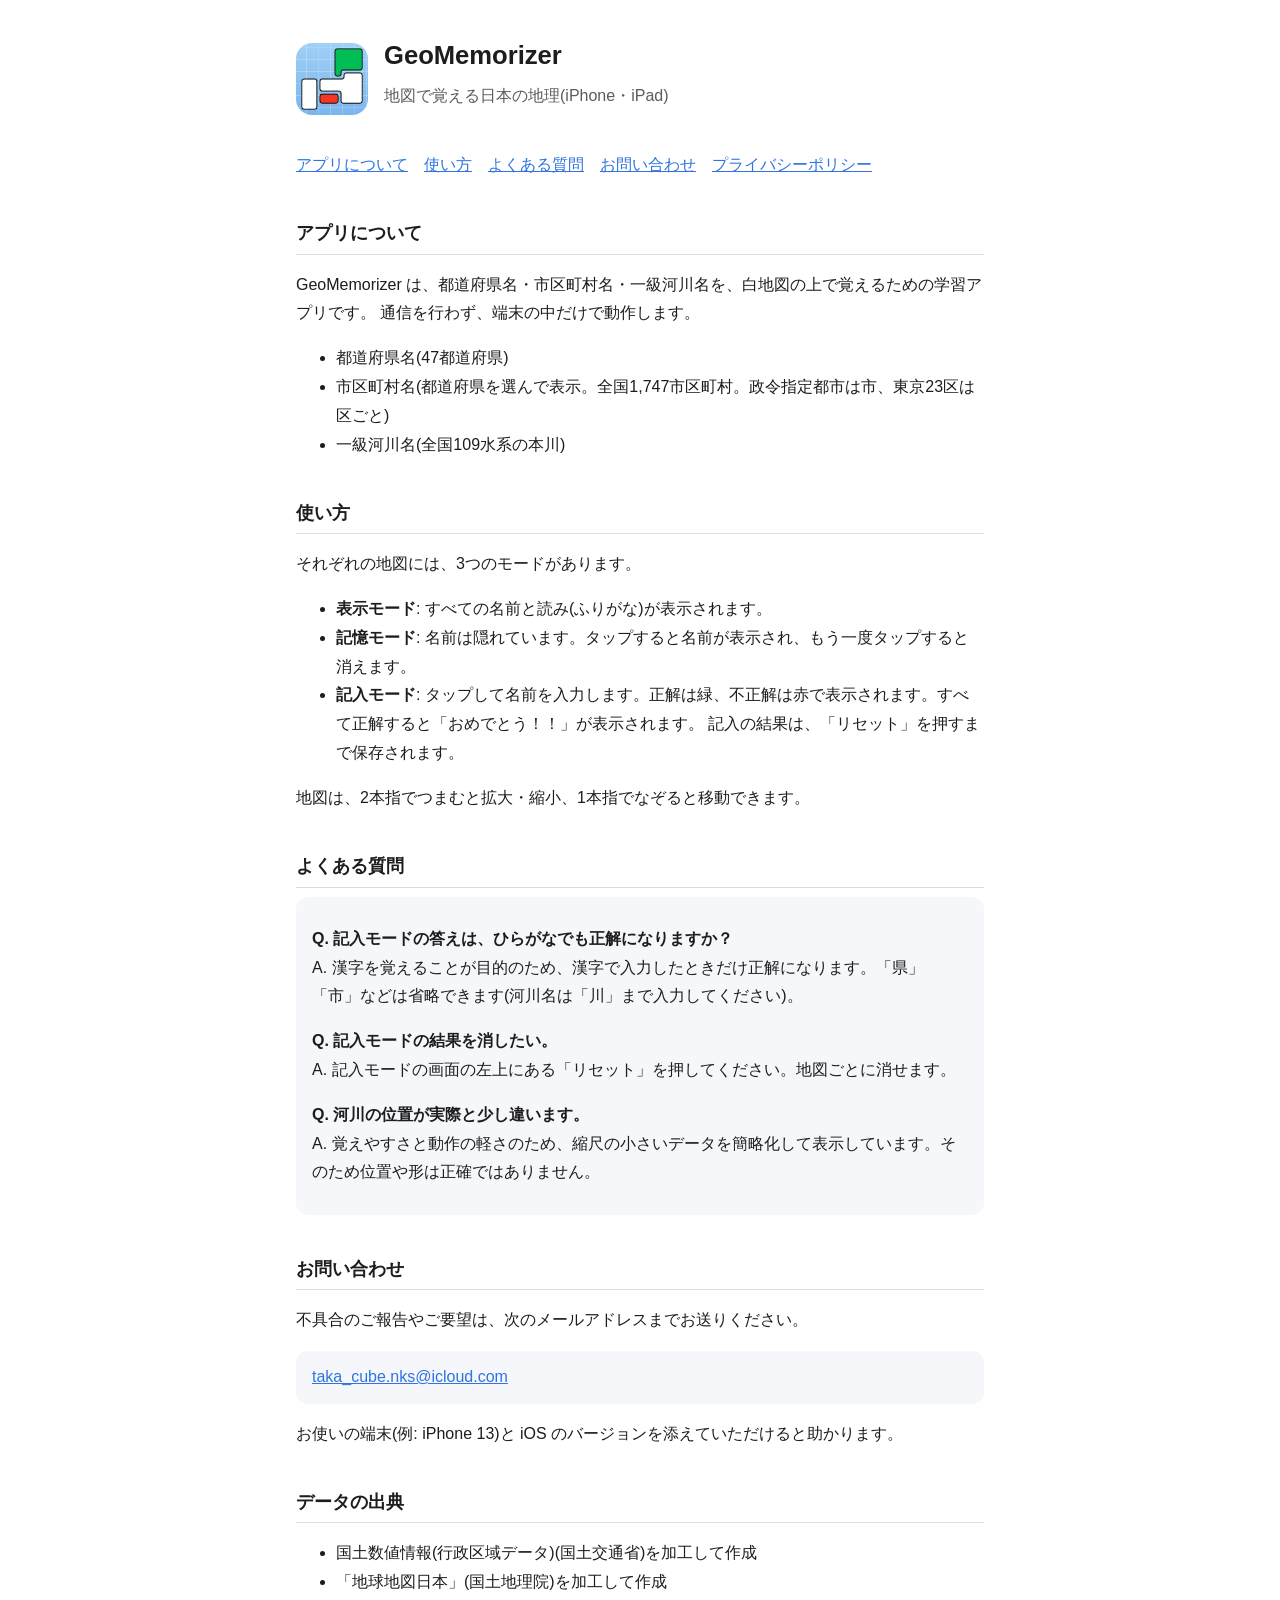
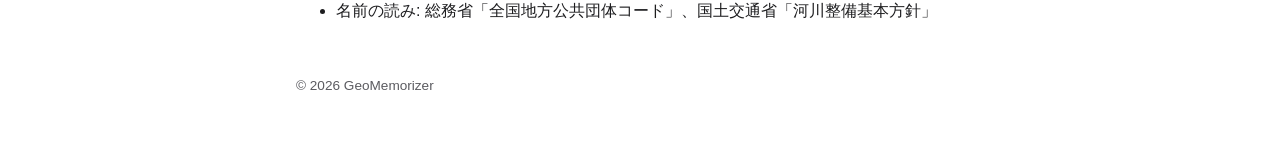
<file: index.html>
<!DOCTYPE html>
<html lang="ja">
<head>
  <meta charset="utf-8">
  <meta name="viewport" content="width=device-width, initial-scale=1">
  <title>GeoMemorizer サポート</title>
  <meta name="description" content="地図で覚える日本の地理アプリ「GeoMemorizer」のサポートページです。">
  <link rel="stylesheet" href="style.css">
</head>
<body>
<main>
  <header>
    <img src="icon.png" alt="GeoMemorizer のアイコン">
    <div>
      <h1>GeoMemorizer</h1>
      <p class="lead">地図で覚える日本の地理(iPhone・iPad)</p>
    </div>
  </header>

  <nav>
    <a href="#about">アプリについて</a>
    <a href="#howto">使い方</a>
    <a href="#faq">よくある質問</a>
    <a href="#contact">お問い合わせ</a>
    <a href="privacy.html">プライバシーポリシー</a>
  </nav>

  <h2 id="about">アプリについて</h2>
  <p>GeoMemorizer は、都道府県名・市区町村名・一級河川名を、白地図の上で覚えるための学習アプリです。
    通信を行わず、端末の中だけで動作します。</p>
  <ul>
    <li>都道府県名(47都道府県)</li>
    <li>市区町村名(都道府県を選んで表示。全国1,747市区町村。政令指定都市は市、東京23区は区ごと)</li>
    <li>一級河川名(全国109水系の本川)</li>
  </ul>

  <h2 id="howto">使い方</h2>
  <p>それぞれの地図には、3つのモードがあります。</p>
  <ul>
    <li><strong>表示モード</strong>: すべての名前と読み(ふりがな)が表示されます。</li>
    <li><strong>記憶モード</strong>: 名前は隠れています。タップすると名前が表示され、もう一度タップすると消えます。</li>
    <li><strong>記入モード</strong>: タップして名前を入力します。正解は緑、不正解は赤で表示されます。すべて正解すると「おめでとう！！」が表示されます。
      記入の結果は、「リセット」を押すまで保存されます。</li>
  </ul>
  <p>地図は、2本指でつまむと拡大・縮小、1本指でなぞると移動できます。</p>

  <h2 id="faq">よくある質問</h2>
  <div class="card">
    <p><strong>Q. 記入モードの答えは、ひらがなでも正解になりますか？</strong><br>
      A. 漢字を覚えることが目的のため、漢字で入力したときだけ正解になります。「県」「市」などは省略できます(河川名は「川」まで入力してください)。</p>
    <p><strong>Q. 記入モードの結果を消したい。</strong><br>
      A. 記入モードの画面の左上にある「リセット」を押してください。地図ごとに消せます。</p>
    <p><strong>Q. 河川の位置が実際と少し違います。</strong><br>
      A. 覚えやすさと動作の軽さのため、縮尺の小さいデータを簡略化して表示しています。そのため位置や形は正確ではありません。</p>
  </div>

  <h2 id="contact">お問い合わせ</h2>
  <p>不具合のご報告やご要望は、次のメールアドレスまでお送りください。</p>
  <p class="card"><a href="mailto:taka_cube.nks@icloud.com">taka_cube.nks@icloud.com</a></p>
  <p>お使いの端末(例: iPhone 13)と iOS のバージョンを添えていただけると助かります。</p>

  <h2>データの出典</h2>
  <ul>
    <li>国土数値情報(行政区域データ)(国土交通省)を加工して作成</li>
    <li>「地球地図日本」(国土地理院)を加工して作成</li>
    <li>名前の読み: 総務省「全国地方公共団体コード」、国土交通省「河川整備基本方針」</li>
  </ul>

  <footer>© 2026 GeoMemorizer</footer>
</main>
</body>
</html>
</file>
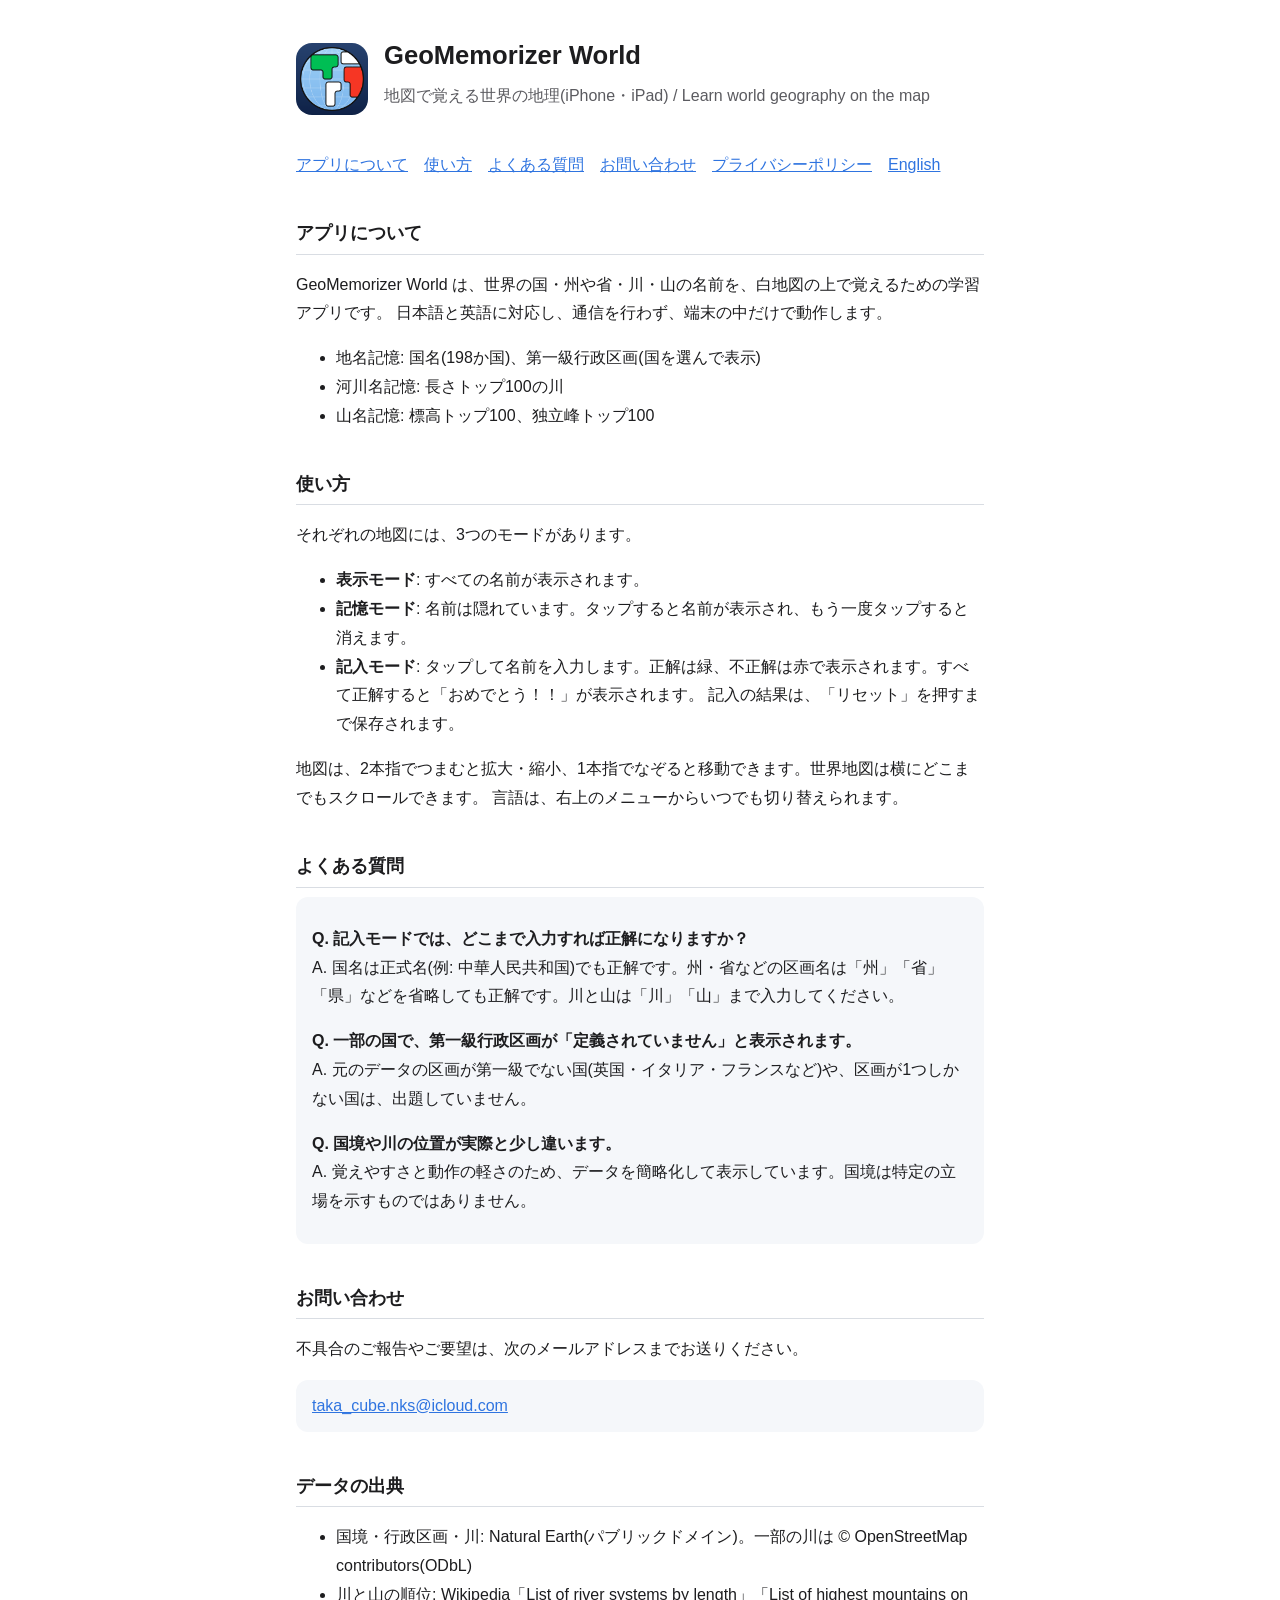
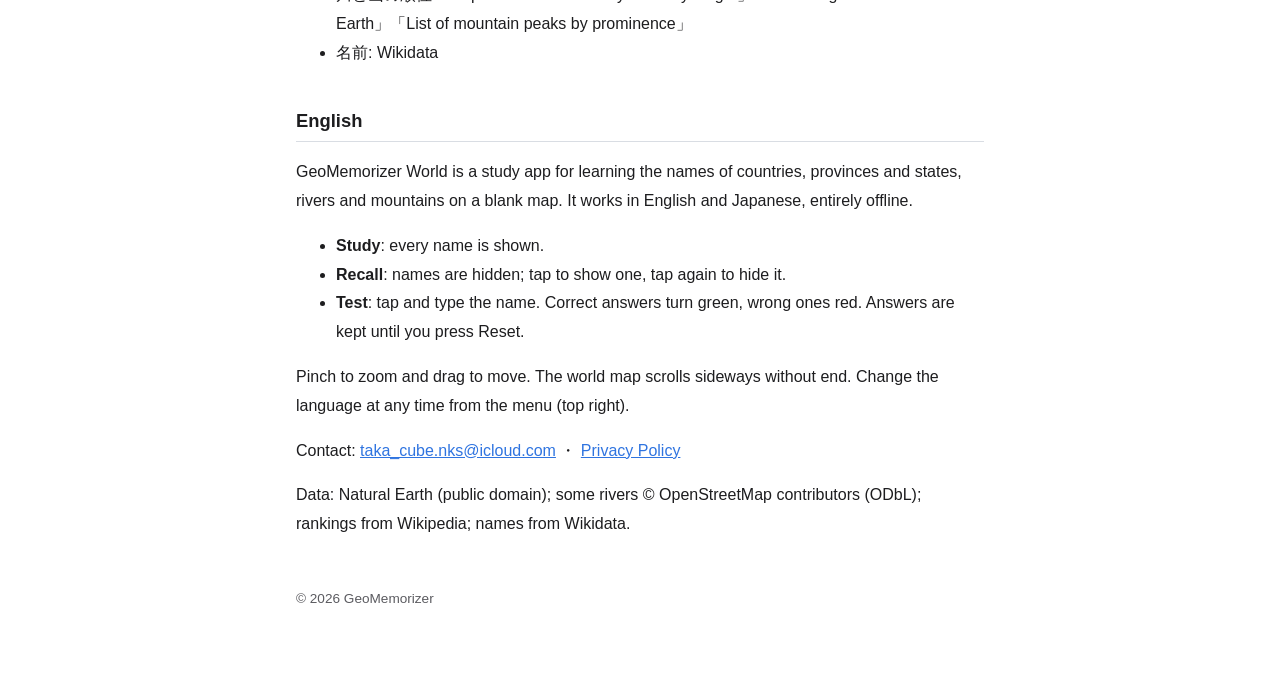
<file: world/index.html>
<!DOCTYPE html>
<html lang="ja">
<head>
  <meta charset="utf-8">
  <meta name="viewport" content="width=device-width, initial-scale=1">
  <title>GeoMemorizer World サポート / Support</title>
  <meta name="description" content="地図で覚える世界の地理アプリ「GeoMemorizer World」のサポートページです。Support page for GeoMemorizer World.">
  <link rel="stylesheet" href="style.css">
</head>
<body>
<main>
  <header>
    <img src="icon.png" alt="GeoMemorizer World のアイコン">
    <div>
      <h1>GeoMemorizer World</h1>
      <p class="lead">地図で覚える世界の地理(iPhone・iPad) / Learn world geography on the map</p>
    </div>
  </header>

  <nav>
    <a href="#about">アプリについて</a>
    <a href="#howto">使い方</a>
    <a href="#faq">よくある質問</a>
    <a href="#contact">お問い合わせ</a>
    <a href="privacy.html">プライバシーポリシー</a>
    <a href="#english">English</a>
  </nav>

  <h2 id="about">アプリについて</h2>
  <p>GeoMemorizer World は、世界の国・州や省・川・山の名前を、白地図の上で覚えるための学習アプリです。
    日本語と英語に対応し、通信を行わず、端末の中だけで動作します。</p>
  <ul>
    <li>地名記憶: 国名(198か国)、第一級行政区画(国を選んで表示)</li>
    <li>河川名記憶: 長さトップ100の川</li>
    <li>山名記憶: 標高トップ100、独立峰トップ100</li>
  </ul>

  <h2 id="howto">使い方</h2>
  <p>それぞれの地図には、3つのモードがあります。</p>
  <ul>
    <li><strong>表示モード</strong>: すべての名前が表示されます。</li>
    <li><strong>記憶モード</strong>: 名前は隠れています。タップすると名前が表示され、もう一度タップすると消えます。</li>
    <li><strong>記入モード</strong>: タップして名前を入力します。正解は緑、不正解は赤で表示されます。すべて正解すると「おめでとう！！」が表示されます。
      記入の結果は、「リセット」を押すまで保存されます。</li>
  </ul>
  <p>地図は、2本指でつまむと拡大・縮小、1本指でなぞると移動できます。世界地図は横にどこまでもスクロールできます。
    言語は、右上のメニューからいつでも切り替えられます。</p>

  <h2 id="faq">よくある質問</h2>
  <div class="card">
    <p><strong>Q. 記入モードでは、どこまで入力すれば正解になりますか？</strong><br>
      A. 国名は正式名(例: 中華人民共和国)でも正解です。州・省などの区画名は「州」「省」「県」などを省略しても正解です。川と山は「川」「山」まで入力してください。</p>
    <p><strong>Q. 一部の国で、第一級行政区画が「定義されていません」と表示されます。</strong><br>
      A. 元のデータの区画が第一級でない国(英国・イタリア・フランスなど)や、区画が1つしかない国は、出題していません。</p>
    <p><strong>Q. 国境や川の位置が実際と少し違います。</strong><br>
      A. 覚えやすさと動作の軽さのため、データを簡略化して表示しています。国境は特定の立場を示すものではありません。</p>
  </div>

  <h2 id="contact">お問い合わせ</h2>
  <p>不具合のご報告やご要望は、次のメールアドレスまでお送りください。</p>
  <p class="card"><a href="mailto:taka_cube.nks@icloud.com">taka_cube.nks@icloud.com</a></p>

  <h2>データの出典</h2>
  <ul>
    <li>国境・行政区画・川: Natural Earth(パブリックドメイン)。一部の川は © OpenStreetMap contributors(ODbL)</li>
    <li>川と山の順位: Wikipedia「List of river systems by length」「List of highest mountains on Earth」「List of mountain peaks by prominence」</li>
    <li>名前: Wikidata</li>
  </ul>

  <h2 id="english">English</h2>
  <p>GeoMemorizer World is a study app for learning the names of countries, provinces and states, rivers and mountains on a blank map.
    It works in English and Japanese, entirely offline.</p>
  <ul>
    <li><strong>Study</strong>: every name is shown.</li>
    <li><strong>Recall</strong>: names are hidden; tap to show one, tap again to hide it.</li>
    <li><strong>Test</strong>: tap and type the name. Correct answers turn green, wrong ones red. Answers are kept until you press Reset.</li>
  </ul>
  <p>Pinch to zoom and drag to move. The world map scrolls sideways without end. Change the language at any time from the menu (top right).</p>
  <p>Contact: <a href="mailto:taka_cube.nks@icloud.com">taka_cube.nks@icloud.com</a> ・ <a href="privacy.html#english">Privacy Policy</a></p>
  <p>Data: Natural Earth (public domain); some rivers © OpenStreetMap contributors (ODbL); rankings from Wikipedia; names from Wikidata.</p>

  <footer>© 2026 GeoMemorizer</footer>
</main>
</body>
</html>
</file>
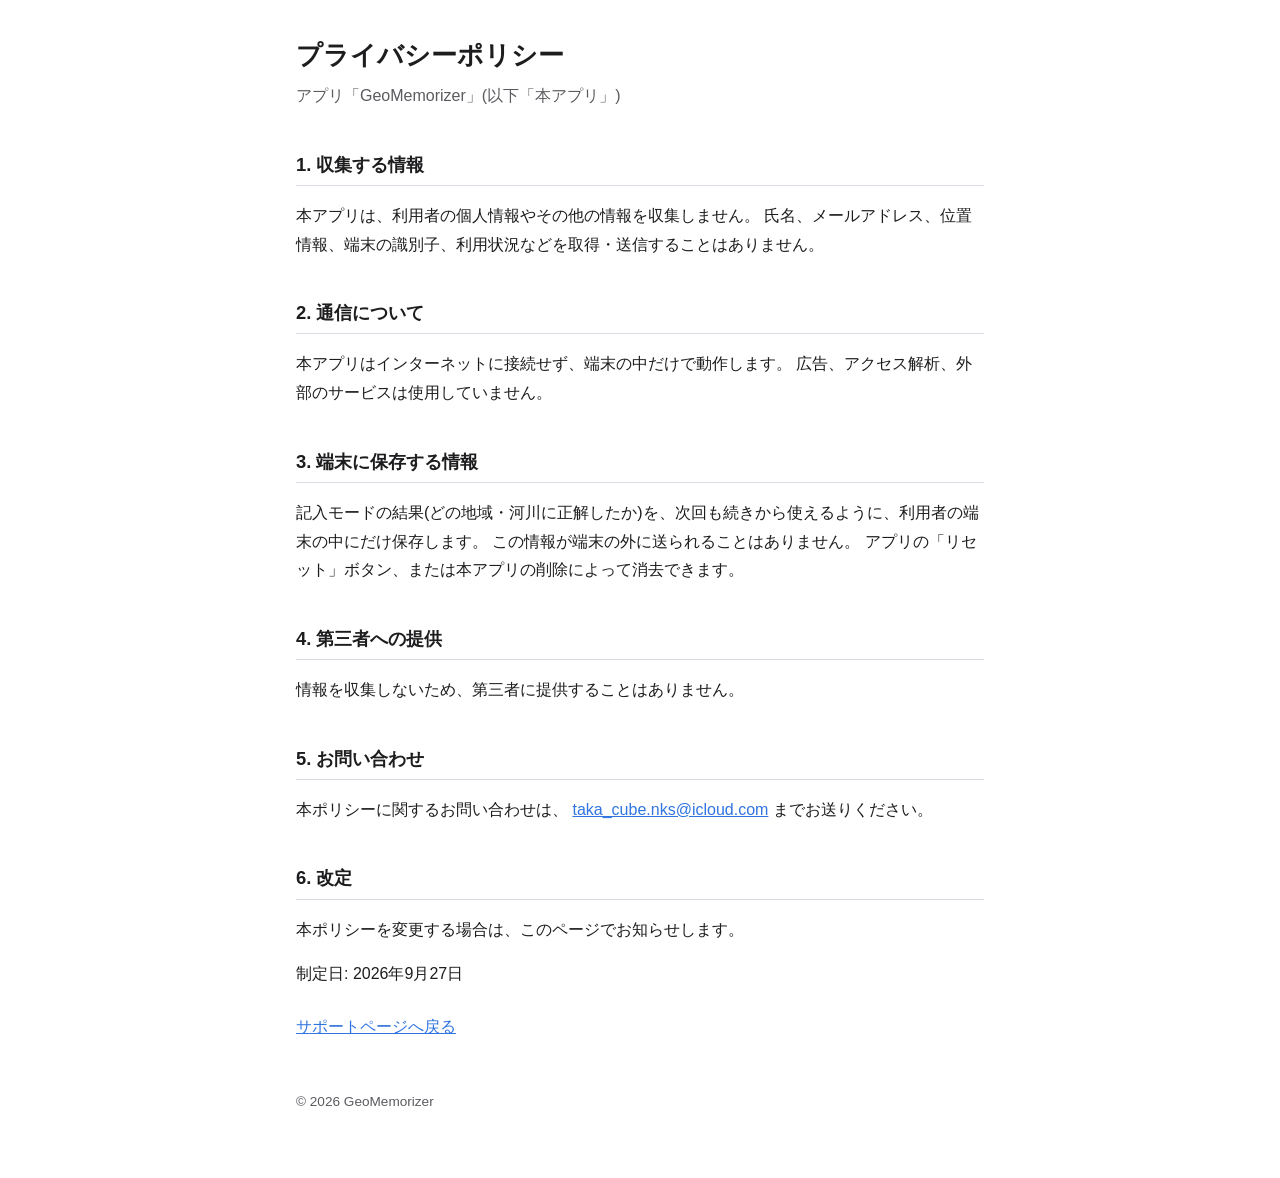
<file: privacy.html>
<!DOCTYPE html>
<html lang="ja">
<head>
  <meta charset="utf-8">
  <meta name="viewport" content="width=device-width, initial-scale=1">
  <title>GeoMemorizer プライバシーポリシー</title>
  <meta name="description" content="アプリ「GeoMemorizer」のプライバシーポリシーです。">
  <link rel="stylesheet" href="style.css">
</head>
<body>
<main>
  <h1>プライバシーポリシー</h1>
  <p class="lead">アプリ「GeoMemorizer」(以下「本アプリ」)</p>

  <h2>1. 収集する情報</h2>
  <p>本アプリは、利用者の個人情報やその他の情報を収集しません。
    氏名、メールアドレス、位置情報、端末の識別子、利用状況などを取得・送信することはありません。</p>

  <h2>2. 通信について</h2>
  <p>本アプリはインターネットに接続せず、端末の中だけで動作します。
    広告、アクセス解析、外部のサービスは使用していません。</p>

  <h2>3. 端末に保存する情報</h2>
  <p>記入モードの結果(どの地域・河川に正解したか)を、次回も続きから使えるように、利用者の端末の中にだけ保存します。
    この情報が端末の外に送られることはありません。
    アプリの「リセット」ボタン、または本アプリの削除によって消去できます。</p>

  <h2>4. 第三者への提供</h2>
  <p>情報を収集しないため、第三者に提供することはありません。</p>

  <h2>5. お問い合わせ</h2>
  <p>本ポリシーに関するお問い合わせは、
    <a href="mailto:taka_cube.nks@icloud.com">taka_cube.nks@icloud.com</a> までお送りください。</p>

  <h2>6. 改定</h2>
  <p>本ポリシーを変更する場合は、このページでお知らせします。</p>

  <p>制定日: 2026年9月27日</p>

  <nav><a href="index.html">サポートページへ戻る</a></nav>
  <footer>© 2026 GeoMemorizer</footer>
</main>
</body>
</html>
</file>
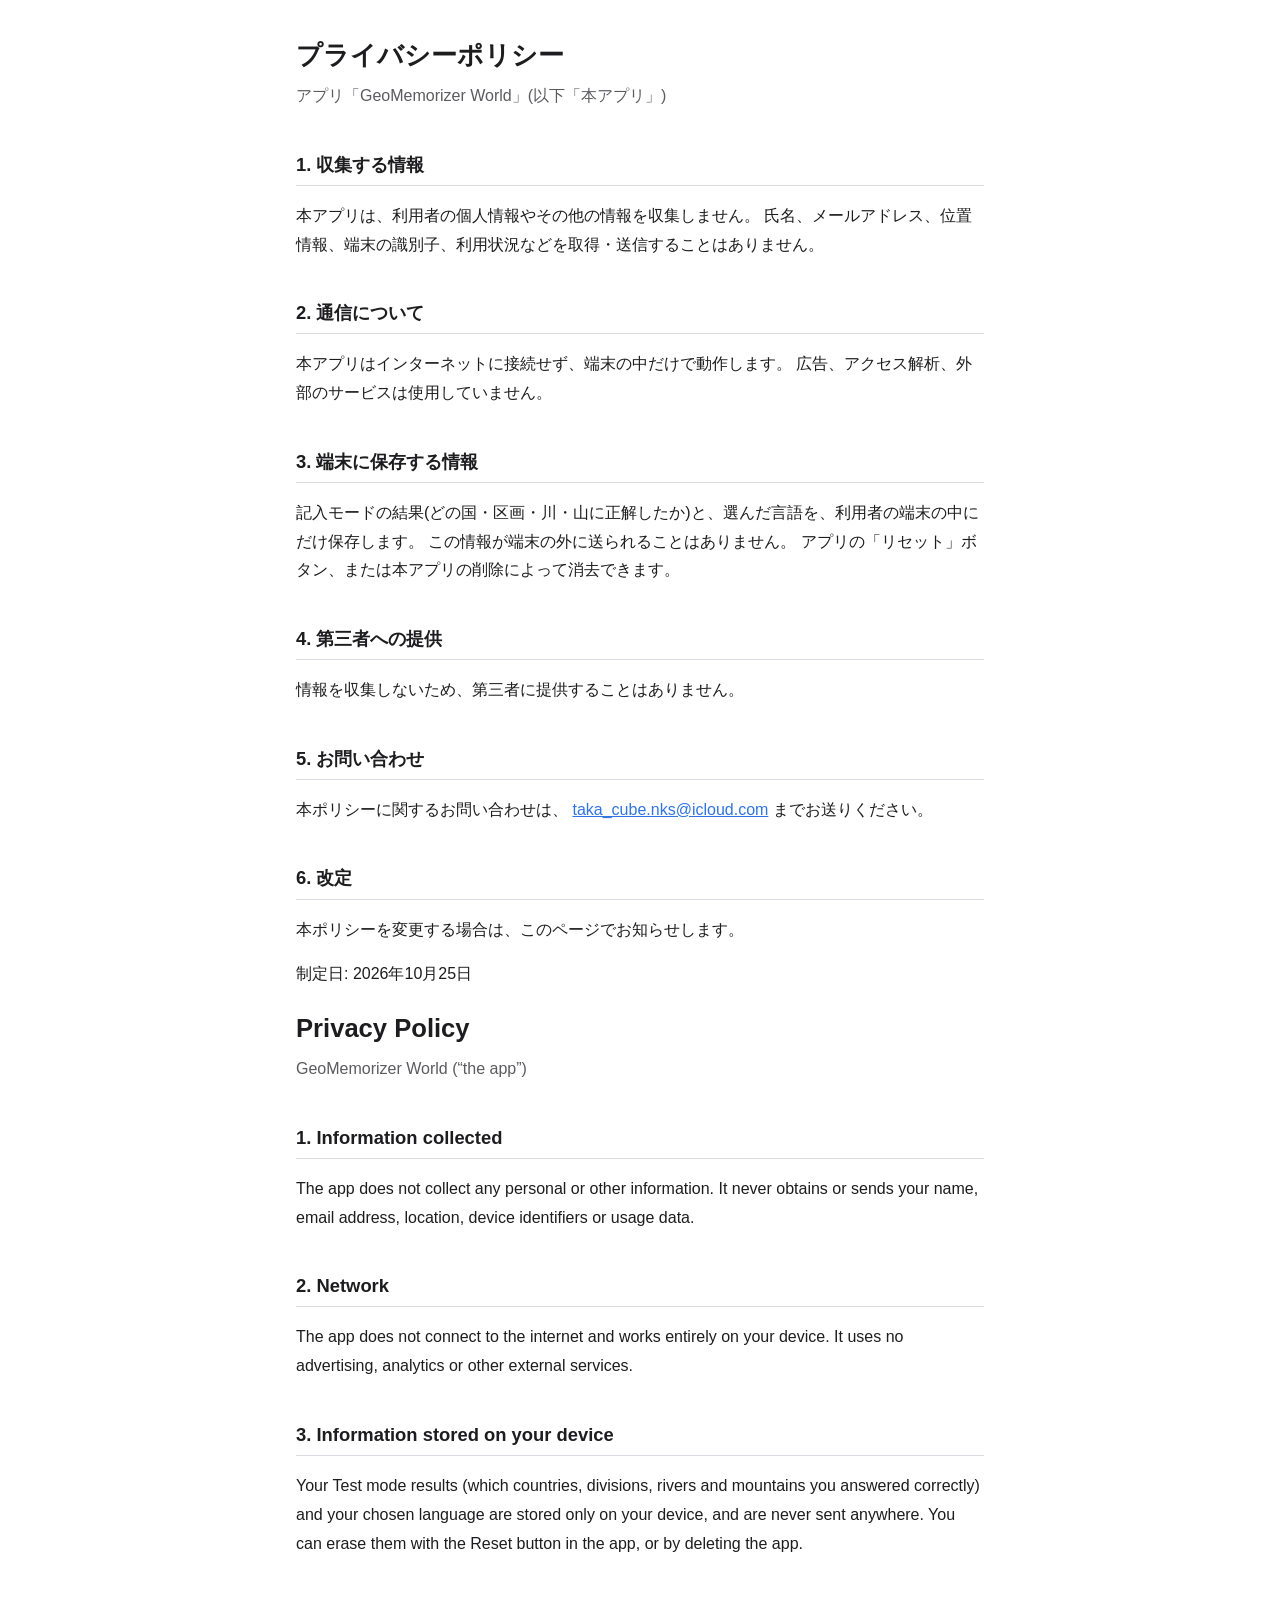
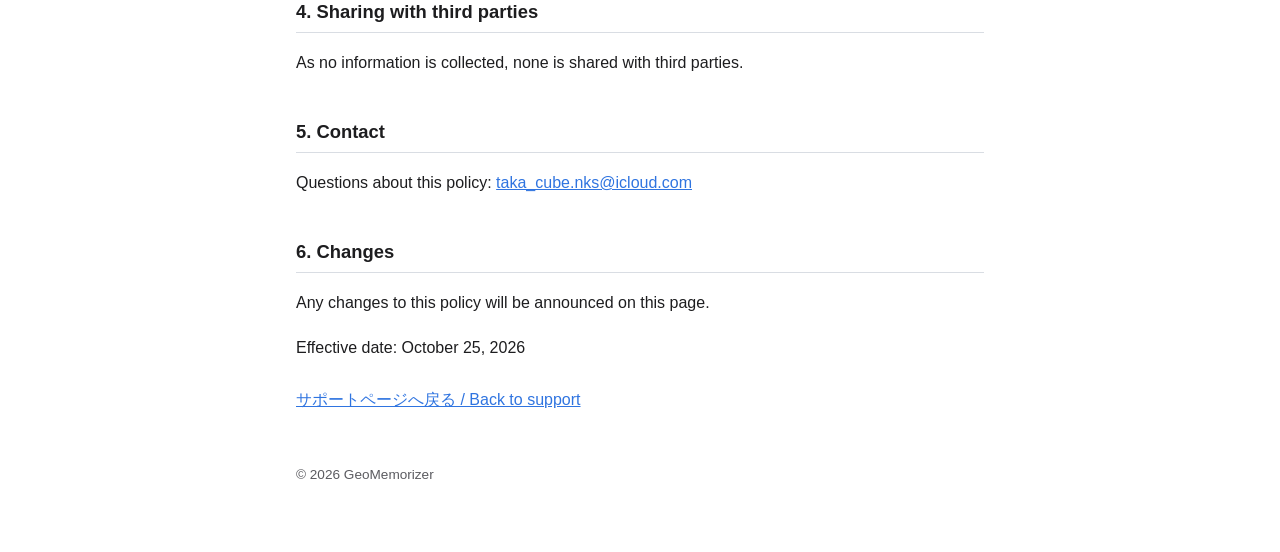
<file: world/privacy.html>
<!DOCTYPE html>
<html lang="ja">
<head>
  <meta charset="utf-8">
  <meta name="viewport" content="width=device-width, initial-scale=1">
  <title>GeoMemorizer World プライバシーポリシー / Privacy Policy</title>
  <meta name="description" content="アプリ「GeoMemorizer World」のプライバシーポリシーです。Privacy policy of GeoMemorizer World.">
  <link rel="stylesheet" href="style.css">
</head>
<body>
<main>
  <h1>プライバシーポリシー</h1>
  <p class="lead">アプリ「GeoMemorizer World」(以下「本アプリ」)</p>

  <h2>1. 収集する情報</h2>
  <p>本アプリは、利用者の個人情報やその他の情報を収集しません。
    氏名、メールアドレス、位置情報、端末の識別子、利用状況などを取得・送信することはありません。</p>

  <h2>2. 通信について</h2>
  <p>本アプリはインターネットに接続せず、端末の中だけで動作します。
    広告、アクセス解析、外部のサービスは使用していません。</p>

  <h2>3. 端末に保存する情報</h2>
  <p>記入モードの結果(どの国・区画・川・山に正解したか)と、選んだ言語を、利用者の端末の中にだけ保存します。
    この情報が端末の外に送られることはありません。
    アプリの「リセット」ボタン、または本アプリの削除によって消去できます。</p>

  <h2>4. 第三者への提供</h2>
  <p>情報を収集しないため、第三者に提供することはありません。</p>

  <h2>5. お問い合わせ</h2>
  <p>本ポリシーに関するお問い合わせは、
    <a href="mailto:taka_cube.nks@icloud.com">taka_cube.nks@icloud.com</a> までお送りください。</p>

  <h2>6. 改定</h2>
  <p>本ポリシーを変更する場合は、このページでお知らせします。</p>

  <p>制定日: 2026年10月25日</p>

  <h1 id="english">Privacy Policy</h1>
  <p class="lead">GeoMemorizer World (“the app”)</p>
  <h2>1. Information collected</h2>
  <p>The app does not collect any personal or other information. It never obtains or sends your name, email address, location, device identifiers or usage data.</p>
  <h2>2. Network</h2>
  <p>The app does not connect to the internet and works entirely on your device. It uses no advertising, analytics or other external services.</p>
  <h2>3. Information stored on your device</h2>
  <p>Your Test mode results (which countries, divisions, rivers and mountains you answered correctly) and your chosen language are stored only on your device, and are never sent anywhere.
    You can erase them with the Reset button in the app, or by deleting the app.</p>
  <h2>4. Sharing with third parties</h2>
  <p>As no information is collected, none is shared with third parties.</p>
  <h2>5. Contact</h2>
  <p>Questions about this policy: <a href="mailto:taka_cube.nks@icloud.com">taka_cube.nks@icloud.com</a></p>
  <h2>6. Changes</h2>
  <p>Any changes to this policy will be announced on this page.</p>
  <p>Effective date: October 25, 2026</p>

  <nav><a href="index.html">サポートページへ戻る / Back to support</a></nav>
  <footer>© 2026 GeoMemorizer</footer>
</main>
</body>
</html>
</file>
<file: style.css>
:root {
  --text: #1d1d1f;
  --sub: #5b5b60;
  --line: #d9dde3;
  --accent: #2f74e0;
  --bg: #ffffff;
  --card: #f5f7fa;
}
@media (prefers-color-scheme: dark) {
  :root {
    --text: #f2f2f4;
    --sub: #a6a6ad;
    --line: #3a3a3e;
    --accent: #6ea8ff;
    --bg: #161618;
    --card: #222226;
  }
}
* { box-sizing: border-box; }
body {
  margin: 0;
  background: var(--bg);
  color: var(--text);
  font-family: -apple-system, BlinkMacSystemFont, "Hiragino Sans", "Hiragino Kaku Gothic ProN", "Noto Sans JP", sans-serif;
  line-height: 1.8;
}
main { max-width: 720px; margin: 0 auto; padding: 32px 16px 64px; }
header { display: flex; align-items: center; gap: 16px; margin-bottom: 8px; }
header img { width: 72px; height: 72px; border-radius: 16px; }
h1 { font-size: 1.6rem; margin: 0; }
h2 { font-size: 1.15rem; margin: 2em 0 0.5em; padding-bottom: 4px; border-bottom: 1px solid var(--line); }
p, li { font-size: 1rem; }
.lead { color: var(--sub); margin-top: 4px; }
.card { background: var(--card); border-radius: 12px; padding: 12px 16px; }
a { color: var(--accent); }
nav { margin: 24px 0; display: flex; gap: 16px; flex-wrap: wrap; }
footer { margin-top: 48px; color: var(--sub); font-size: 0.85rem; }
</file>
<file: world/style.css>
:root {
  --text: #1d1d1f;
  --sub: #5b5b60;
  --line: #d9dde3;
  --accent: #2f74e0;
  --bg: #ffffff;
  --card: #f5f7fa;
}
@media (prefers-color-scheme: dark) {
  :root {
    --text: #f2f2f4;
    --sub: #a6a6ad;
    --line: #3a3a3e;
    --accent: #6ea8ff;
    --bg: #161618;
    --card: #222226;
  }
}
* { box-sizing: border-box; }
body {
  margin: 0;
  background: var(--bg);
  color: var(--text);
  font-family: -apple-system, BlinkMacSystemFont, "Hiragino Sans", "Hiragino Kaku Gothic ProN", "Noto Sans JP", sans-serif;
  line-height: 1.8;
}
main { max-width: 720px; margin: 0 auto; padding: 32px 16px 64px; }
header { display: flex; align-items: center; gap: 16px; margin-bottom: 8px; }
header img { width: 72px; height: 72px; border-radius: 16px; }
h1 { font-size: 1.6rem; margin: 0; }
h2 { font-size: 1.15rem; margin: 2em 0 0.5em; padding-bottom: 4px; border-bottom: 1px solid var(--line); }
p, li { font-size: 1rem; }
.lead { color: var(--sub); margin-top: 4px; }
.card { background: var(--card); border-radius: 12px; padding: 12px 16px; }
a { color: var(--accent); }
nav { margin: 24px 0; display: flex; gap: 16px; flex-wrap: wrap; }
footer { margin-top: 48px; color: var(--sub); font-size: 0.85rem; }
</file>
